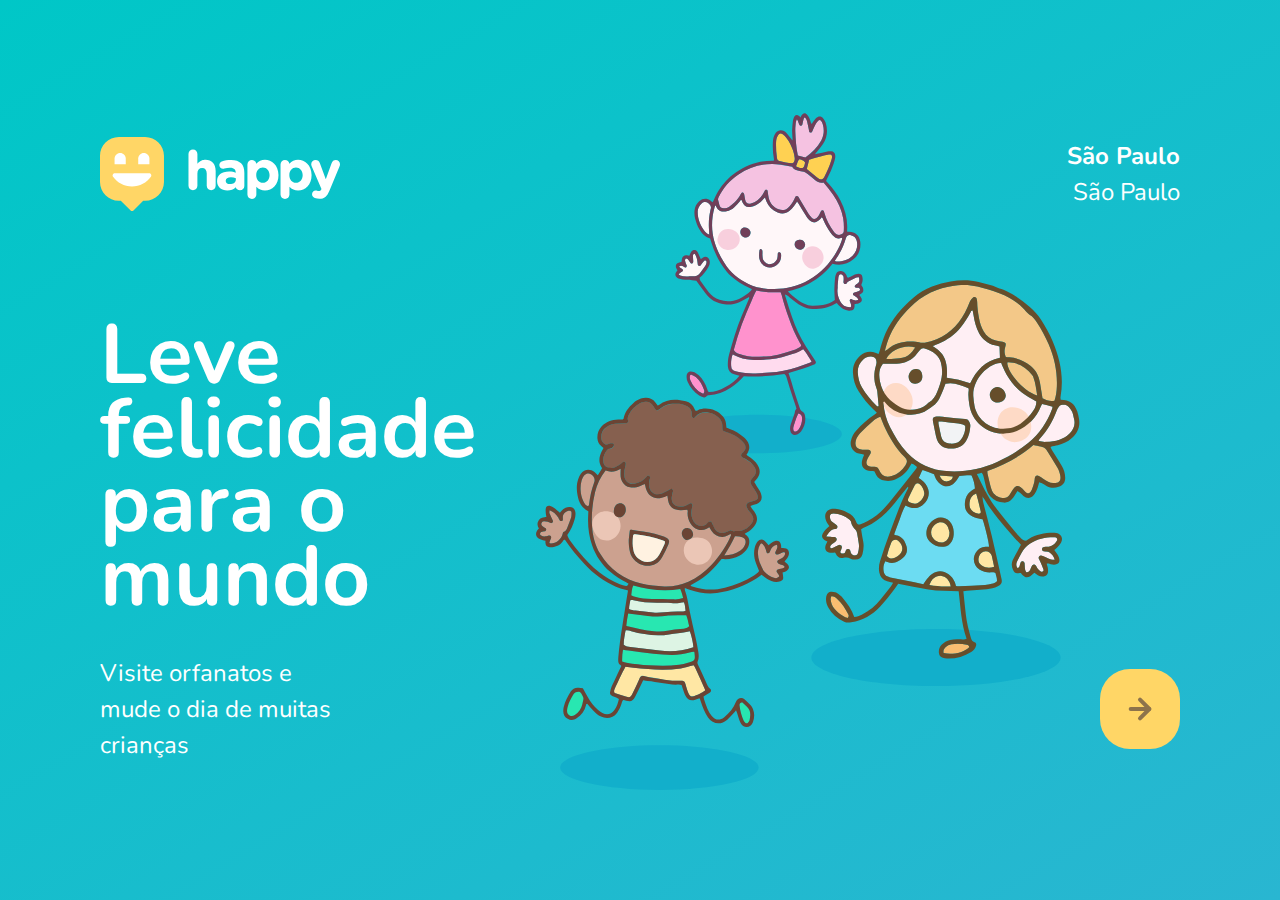
<file: happy/index.html>
<!DOCTYPE html>
<html lang="pt_BR">
  <head>
    <meta charset="UTF-8" />
    <meta name="viewport" content="width=device-width, initial-scale=1.0" />
    <title>Happy</title>

    <link rel="icon" href="./public/images/logo-icon.png" />

    <link rel="stylesheet" href="./public/css/main.css">
    <link rel="stylesheet" href="./public/css/animations.css">
    <link rel="stylesheet" href="./public/css/page-landing.css">

    <link href="https://fonts.googleapis.com/css2?family=Nunito:wght@400;600;800&display=swap" rel="stylesheet">
  </head>
  <body>
    <div id="page-landing">
       <div id="container">
        <header>
            <img
            class="animate-up" 
            id="logo" 
            src="./public/images/logo.svg" 
            alt="logomarca Happy" />
      
            <div class="location animate-up">
                <strong>São Paulo</strong>
                <p>São Paulo</p>
            </div>
          </header>
      
          <main>
              <h1 class="animate-up" >Leve felicidade para o mundo</h1>
      
              <section class="visit">
                  <p class="animate-up" >Visite orfanatos e mude o dia de muitas crianças</p>
      
                  <a href="orphanages.html" title="Visite orfanatos" class="animate-up" ><img src="./public/images/arrow.svg" alt="Ir para o mapa"></a>
              </section>
          </main> 
       </div>
  </body>
</html>

<!--
    ! + enter : código-base pronta
    alt + z : quebra de texto da linha de código
    ./ : diretório raiz
    strong: texto em negrito
    <p> : parágrafo
    não deixar uma div, section ou img vazia e sem título, coloque classes e id's com nome para cada uma
    pode utilizar a mesma classe em vários elementos
    espaço no titulo da classe deixa com dois nomes
-->
</file>
<file: happy/public/css/main.css>
/* #: referência ao elemento id (especificidade) contido no html

Layout responsivo é um layout adaptativo

vh : altura dos pedaços fatiado da tela (ocupar a tela)

margin: espaçamento

*{
    Seletor universal
}

1em = 16px buscando no elemento anterior

rem : busca no elemento pai (root element)

: root : seletor raiz

rem reflete no root

100% = 16px

.classe elemento : buscar na classe o elemento

no css um elemento reflete ao outro
*/
* {
  margin: 0;
  padding: 0;
  box-sizing: border-box;
}

body {
  height: 100vh;
  color: white;
  background: #EBF2F5;
}

:root {
  font-size: 62.5%;
}

body,
input,
button,
textarea {
  font: 400 1.8rem/1 "Nunito", sans-serif;
}
</file>
<file: happy/public/css/animations.css>
/*animação*/
@keyframes up {
  from {
    /*início*/
    opacity: 0;
    transform: translateY(16px);
  }

  to {
    /*fim*/
    opacity: 1;
    transform: translateY(0);
  }
}

@keyframes right {
  from {
    transform: translateX(-100%);
  }
  to{
    transform: translateY(0);
  }
}

@keyframes appear {
  from {
    opacity: 0;
  }
  to{
    opacity: 1;
  }
}

.animate-up {
  animation-name: up;
  animation-duration: 300ms;
  animation-fill-mode: backwards;
  /* deixa o objeto no último elemento aplicado */
}

.animate-right {
  animation-name:right;
  animation-duration: 300ms;
}

.animate-appear{
  animation-name:appear;
  animation-duration: 300ms;
  animation-fill-mode: backwards;
}
</file>
<file: happy/public/css/page-landing.css>
/* display flex deixa cada elemento dentro alinhado uma ao lado da outra */

#page-landing {
  background: linear-gradient(329.54deg, #29b6d1 0%, #00c7c7 100%);
  text-align: center;
  min-height: 100vh;
  display: flex;
}

/* Dar um espaçamento entre os elementos*/

#container {
  margin: auto;
  width: min(90%, 112rem);
  /* espaço lateral
  aplica minimo entre 90% e 112rem  */
}

.location,
h1,
.visit p {
  height: 16vh;
}

#logo {
  animation-delay: 50ms;
}
/* atraso */
.location {
  animation-delay: 100ms;
}

main h1 {
  animation-delay: 150ms;
  font-size: clamp(4vw, 8vw, 8.4rem);
}

.visit p {
  animation-delay: 200ms;
}

.visit a {
  width: 8rem;
  height: 8rem;
  background: #ffd666;
  border: none;
  border-radius: 3rem;
  /* arredondar borda */
  display: flex;
  align-items: center;
  /* alinha o objeto na vertical para o "eixo x"*/
  justify-content: center;
  /* alinha o objeto na horizontal para o "eixo y"*/
  margin: auto;
  animation-delay: 250ms;

  /*tempo de transição da cor do botão*/
  transition: background 200ms;
}

/*animar o botão - procurar no visist o item 'a' no estado hover (maouse em cima)*/

.visit a:hover{
  background: #96feff;
}

/*Desktop Version*/
@media (min-width: 760px){
  #container{
    padding: 5rem 2rem;
    /*shorthand background:image repeat position (X,Y) / size */
    background: url(../images/bg.svg) no-repeat 80% / clamp(30rem, 54vw, 56rem);
  }

  header{
    display: flex;
    align-items: center;
    /*coloca um espaço entre eles*/
    justify-content: space-between;
  }

/*resetar os valores configurados anteiormente*/
  .location, h1, .visit p{
    height: initial;
    text-align: initial;
  }

  .location{
    text-align: right;
    font-size: 2.4rem;
    line-height: 1.5;
  }

  main h1{
    /*proporcional a largura da tela - fornecer limites clamp(min, ideal, max)
    
    min(1,2) : entre 1 e 2 */

    font-weight: bold;
    line-height: 0.88;

    margin: clamp(10%, 9vh, 12%) 0 4rem;

    /*espaçamento relógio*/

    width: min(300px, 80%);
  }

  .visit{
    display: flex;
    align-items: center;
    justify-content: space-between;
  }

  .visit p {
    font-size: 2.4rem;
    line-height: 1.5;
    width: clamp(20rem, 20vw, 30rem);
  }

  .visit a{
    margin: initial;
  }
}
</file>
